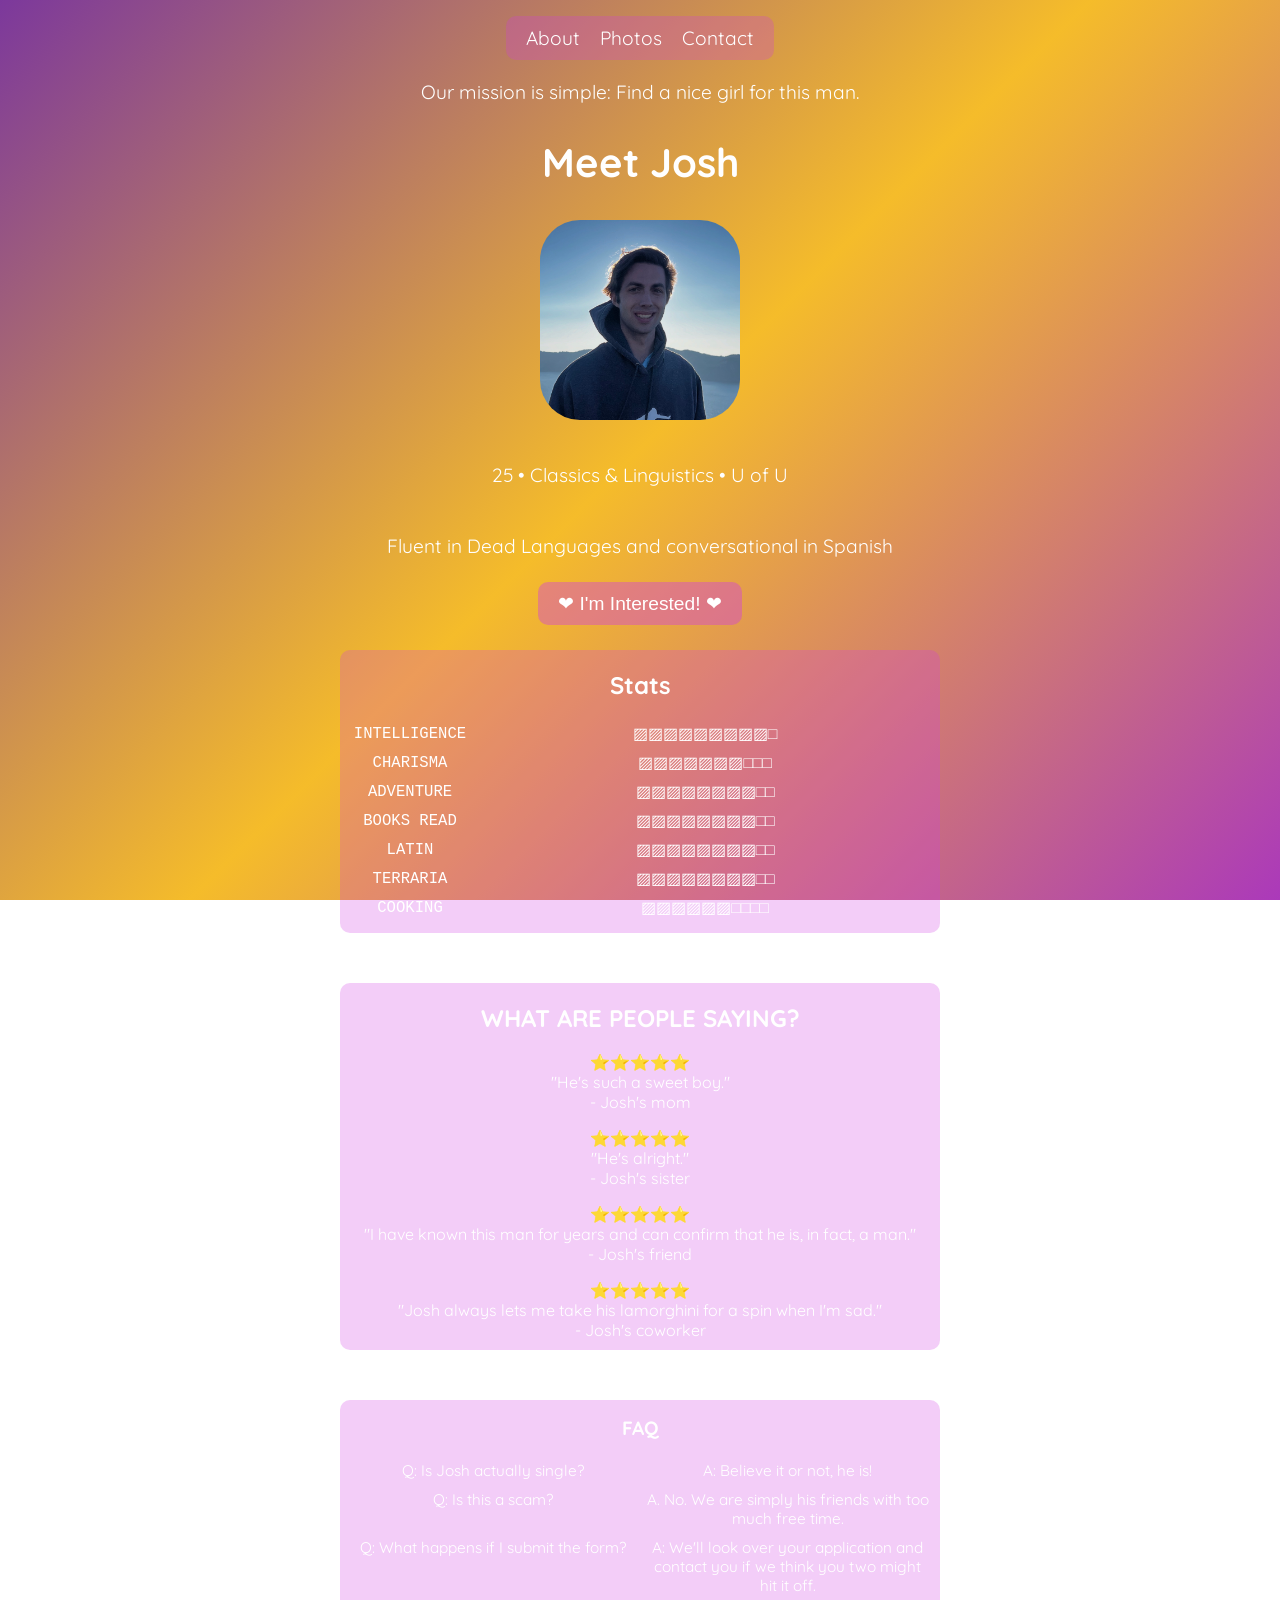
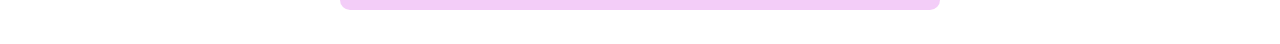
<file: index.html>
<!DOCTYPE html>
<html lang="en">
<head>
    <meta charset="UTF-8">
    <meta name="viewport" content="width=device-width, initial-scale=1.0">
    <title>Joshua's Dating Profile</title>
    
    <link rel="stylesheet" href="style.css">
    <link rel="stylesheet" href="about.css">

    <link rel="preconnect" href="https://fonts.googleapis.com">
    <link rel="preconnect" href="https://fonts.gstatic.com" crossorigin>
    <link href="https://fonts.googleapis.com/css2?family=Quicksand:wght@300..700&display=swap" rel="stylesheet">

    <link rel="apple-touch-icon" sizes="180x180" href="/apple-touch-icon.png">
    <link rel="icon" type="image/png" sizes="32x32" href="/favicon-32x32.png">
    <link rel="icon" type="image/png" sizes="16x16" href="/favicon-16x16.png">
    <link rel="manifest" href="/site.webmanifest">


    <script src="script.js" defer></script>
</head>
<body>
    <header class="navbar">
        <nav class="nav">
            <ul class="nav-links">
                <li><a href="index.html">About</a></li>
                <li><a href="photos.html">Photos</a></li>
                <li><a href="contact.html">Contact</a></li>
            </ul>
        </nav>
    </header>

    <section class="intro">
        <subtitle>Our mission is simple: Find a nice girl for this man.</subtitle>
        <h1 class="title">Meet Josh</h1>
        <img id="profile-pic" src="assets/images/josh_crater_lake_square.jpg" alt="Joshua's Profile Picture">
        <p><span id="josh-age"></span> • Classics & Linguistics • U of U</p>
        <p>Fluent in Dead Languages and conversational in Spanish</p>

        <a href="https://docs.google.com/forms/d/e/1FAIpQLSfFj1gP4pev9M8Qpjw6A7nRNFiEahWG5JtJa-2aMtRzZuJAkw/viewform?usp=header" target="_blank" rel="noopener noreferrer">
            <button>❤︎⁠ I'm Interested! ❤︎⁠</button>
        </a>
    </section>

    <section id="stats">
        <h2>Stats</h2>
        <ul id="stats-list">
            <li><span>INTELLIGENCE</span><span>▨▨▨▨▨▨▨▨▨□</span></li>
            <li><span>CHARISMA</span><span>▨▨▨▨▨▨▨□□□</span></li>
            <li><span>ADVENTURE</span><span>▨▨▨▨▨▨▨▨□□</span></li>
            <li><span>BOOKS READ</span><span>▨▨▨▨▨▨▨▨□□</span></li>
            <li><span>LATIN</span><span>▨▨▨▨▨▨▨▨□□</span></li>
            <li><span>TERRARIA</span><span>▨▨▨▨▨▨▨▨□□</span></li>
            <li><span>COOKING</span><span>▨▨▨▨▨▨□□□□</span></li>
        </ul>
    </section>

    <section id="reviews">
        <h2>WHAT ARE PEOPLE SAYING?</h2>
        <ul id="reviews-list">
           <li>⭐⭐⭐⭐⭐<br>"He's such a sweet boy."<br>- Josh's mom</li>
           <li>⭐⭐⭐⭐⭐<br>"He's alright."<br>- Josh's sister</li>
           <li>⭐⭐⭐⭐⭐<br>"I have known this man for years and can confirm that he is, in fact, a man."<br>- Josh's friend</li>
           <li>⭐⭐⭐⭐⭐<br>"Josh always lets me take his lamorghini for a spin when I'm sad."<br>- Josh's coworker</li>
        </ul>
    </section>

    <section id="FAQ">
        <h2>FAQ</h2>
        <ul id="faq-list">
            <li><span>Q: Is Josh actually single?</span><span>A: Believe it or not, he is!</span></li>
            <li><span>Q: Is this a scam?</span><span>A. No. We are simply his friends with too much free time.</span></li>
            <li><span>Q: What happens if I submit the form?</span><span>A: We'll look over your application and contact you if we think you two might hit it off.</span></li>
        </ul>
    </section>

    
</body>
</html>
</file>
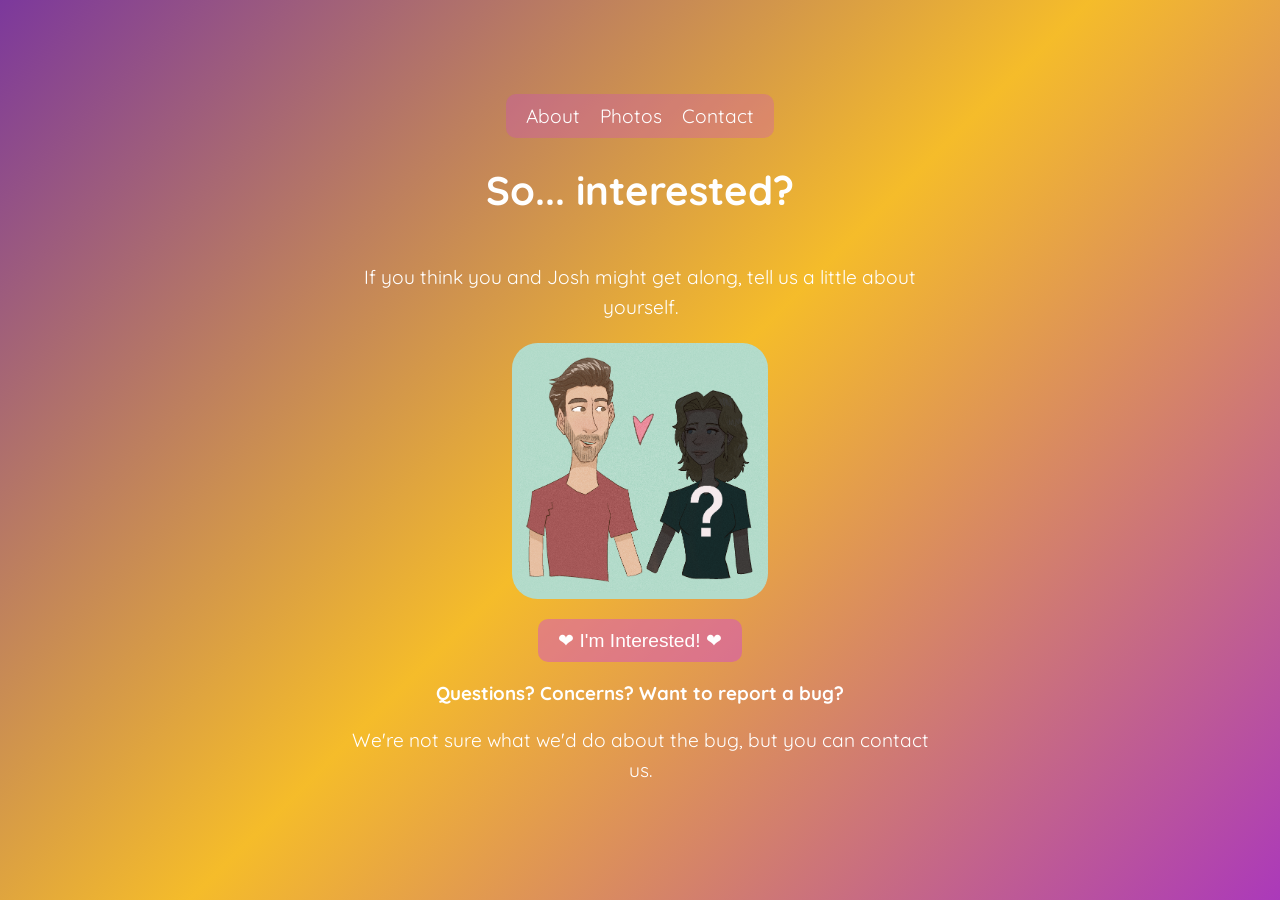
<file: contact.html>
<!DOCTYPE html>
<html lang="en">
<head>
    <meta charset="UTF-8">
    <meta name="viewport" content="width=device-width, initial-scale=1.0">
    <title>Joshua's Dating Profile</title>
    <link rel="stylesheet" href="style.css">
    <link rel="stylesheet" href="contact.css">

    <link rel="preconnect" href="https://fonts.googleapis.com">
    <link rel="preconnect" href="https://fonts.gstatic.com" crossorigin>
    <link href="https://fonts.googleapis.com/css2?family=Quicksand:wght@300..700&display=swap" rel="stylesheet">

    <script src="script.js" defer></script>
</head>
<body>
    <header class="navbar">
        <nav class="nav">
            <ul style="list-style-type: none;" class="nav-links">
                <li><a href="index.html">About</a></li>
                <li><a href="photos.html">Photos</a></li>
                <li><a href="contact.html">Contact</a></li>
            </ul>
        </nav>
    </header>

    <h1>So... interested?</h1>

    <p>If you think you and Josh might get along, tell us a little about yourself.</p>

    <div>
        <img src="assets/images/josh_and_love.png" alt="Joshua with a lover" id="josh-drawing">
        <a href="https://docs.google.com/forms/d/e/1FAIpQLSfFj1gP4pev9M8Qpjw6A7nRNFiEahWG5JtJa-2aMtRzZuJAkw/viewform?usp=header" target="_blank" rel="noopener noreferrer">
            <button>❤︎⁠ I'm Interested! ❤︎⁠</button>
        </a>
    </div>

    <div>
        <h3>Questions? Concerns? Want to report a bug?</h3>
        <p>We're not sure what we'd do about the bug, but you can contact us.</p>
    </div>
</body>
</file>
<file: style.css>
:root {
    display: flex;
    justify-content: center;
    text-align: center;
    color: #ffffff;
    background-image: linear-gradient(135deg, #7c389c 0%, #f5bc2a 50%, #ab39ba 100%);
    min-height: 100vh;
    background-attachment: fixed;
    font-family: 'Quicksand', sans-serif;
}

body {
    margin: 0;
    padding: 16px 0;
    display: flex;
    flex-direction: column;
    align-items: center;
    justify-content: center;
}

h1 {
    font-size: 2.5em;
}

subtitle {
    font-size: 1.2em;
    margin-top: 20px;
}

ul {
  list-style-type: none;
  padding: 0;              /* Removes the hidden bullet space */
  margin: 0;               /* Prevents unexpected spacing issues */
  display: flex;
  justify-content: space-around;
}

p {
    font-size: 1.2em;
    line-height: 1.6;
    max-width: 600px;
    margin: 20px auto;
}

button {
    background-color: rgba(207, 59, 227, 0.4);
    color: #ffffff;
    border: none;
    padding: 10px 20px;
    font-size: 1.2em;
    border-radius: 10px;
    cursor: pointer;
    max-width: 100%;
    transition: background-color 0.3s ease;
}

button:hover {
    background-color: #961a92;
    color:#f7e1aa;
}

.nav {
    display: flex;
    justify-content: center;
}

.nav-links {
    display: flex;
    flex-direction: row;
    justify-content: space-around;
    gap: 20px;
    max-width: 600px;
    padding: 10px 20px;
    box-sizing: border-box;

    background-color: rgba(207, 59, 227, 0.25);
    border-radius: 10px;
}

.nav-links a {
    text-decoration: none;
    color: #ffffff;
    font-size: 1.2em;
    transition: color 0.3s ease;
}

.nav-links a:hover {
    color: #f3ca23;
    transform: scale(1.25);
}
</file>
<file: about.css>
.intro {
    display: flex;
    flex-direction: column;
    align-items: center;
    padding: 0 12px;
}

#profile-pic {
    height: 15vw;
    min-height: 200px;
    width: auto;
    max-width: 100%;
    border-radius: 20%;
    margin-bottom: 20px;
}

/* Shared card styling for the Stats, Reviews, and FAQ sections */
#stats,
#reviews,
#FAQ {
    display: flex;
    flex-direction: column;
    justify-content: center;
    box-sizing: border-box;
    width: min(92vw, 600px);
    background-color: rgba(207, 59, 227, 0.25);
    border-radius: 10px;
    margin: 25px 0;
    padding: 0 10px 10px;
}

#FAQ {
    font-size: .8em;
}

#stats-list,
#reviews-list,
#faq-list {
    list-style-type: none;
    display: flex;
    flex-direction: column;
    align-items: stretch;
    padding: 0;
}

#reviews-list {
    gap: 16px;
}

#stats-list li {
    display: grid;
    grid-template-columns: 120px 1fr;
    gap: 10px;
    margin: 5px 0;
    font-size: 1.2em;
    font-family: monospace;
}

#faq-list li {
    display: grid;
    grid-template-columns: 1fr 1fr;
    gap: 10px;
    margin: 5px 0;
    font-size: 1.2em;
}

/* Phones: tighten stats and stack FAQ questions above answers */
@media (max-width: 600px) {
    #stats-list li {
        grid-template-columns: 95px 1fr;
        gap: 6px;
        font-size: 1em;
    }

    #faq-list li {
        grid-template-columns: 1fr;
        gap: 4px;
        margin: 12px 0;
        font-size: 1.1em;
    }

    #faq-list li span:first-child {
        font-weight: 600;
    }

    .nav-links {
        gap: 12px;
    }
}
</file>
<file: contact.css>
#josh-drawing {
    height: 20vw;
    min-height: 200px;
    width: auto;
    display: block;
    margin-left: auto;
    margin-right: auto;
    margin-bottom: 20px;
    border-radius: 10%;
}
</file>
